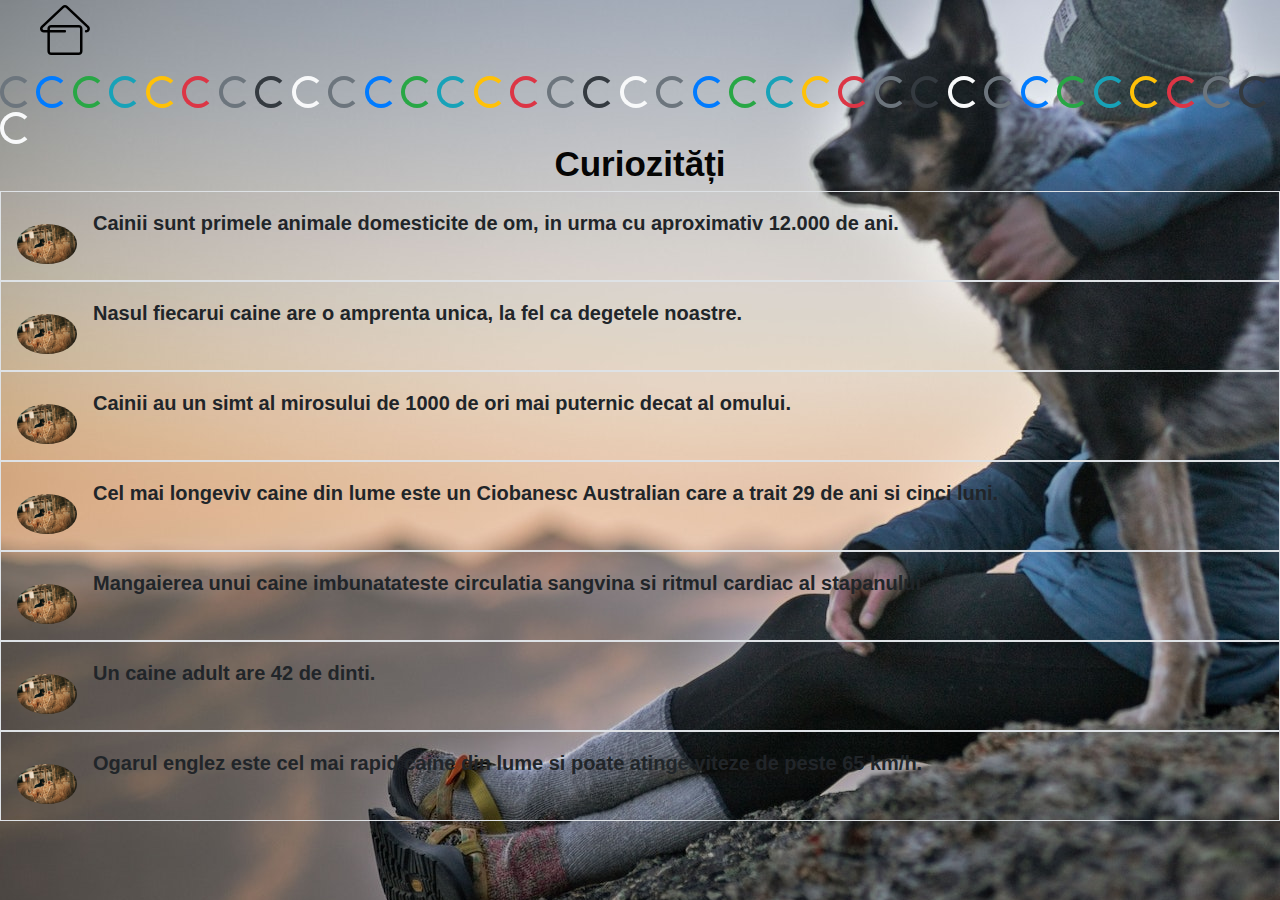
<file: curiozitati.html>
<!DOCTYPE html>
<html lang="en">
<head>
    <meta charset="UTF-8">
    <meta http-equiv="X-UA-Compatible" content="IE=edge">
    <meta name="viewport" content="width=device-width, initial-scale=1.0">
    <link rel="stylesheet" href="https://cdn.jsdelivr.net/npm/bootstrap@4.6.2/dist/css/bootstrap.min.css">
    <script src="https://cdn.jsdelivr.net/npm/jquery@3.6.1/dist/jquery.slim.min.js"></script>
    <script src="https://cdn.jsdelivr.net/npm/popper.js@1.16.1/dist/umd/popper.min.js"></script>
    <script src="https://cdn.jsdelivr.net/npm/bootstrap@4.6.2/dist/js/bootstrap.bundle.min.js"></script>
    <meta name="viewport" content="width=device-width, initial-scale=1">
    <link rel="stylesheet" href="https://cdn.jsdelivr.net/npm/bootstrap@4.6.2/dist/css/bootstrap.min.css">
    <script src="https://cdn.jsdelivr.net/npm/jquery@3.6.1/dist/jquery.slim.min.js"></script>
    <script src="https://cdn.jsdelivr.net/npm/popper.js@1.16.1/dist/umd/popper.min.js"></script>
    <script src="https://cdn.jsdelivr.net/npm/bootstrap@4.6.2/dist/js/bootstrap.bundle.min.js"></script>
    <link rel="stylesheet" href="curiozitati.css">
    <title>Document</title>
</head>
<body>
    <figure id="logo">
        <a href="index.html"  > <img src="img/logo1.svg" width="60px" height="60px" alt=""></a>
           </figure>
          
           
       
         <div class="spinner-border text-muted"></div>
         <div class="spinner-border text-primary"></div>
         <div class="spinner-border text-success"></div>
         <div class="spinner-border text-info"></div>
         <div class="spinner-border text-warning"></div>
         <div class="spinner-border text-danger"></div>
         <div class="spinner-border text-secondary"></div>
         <div class="spinner-border text-dark"></div>
         <div class="spinner-border text-light"></div>
       </div>
       <div class="spinner-border text-muted"></div>
       <div class="spinner-border text-primary"></div>
       <div class="spinner-border text-success"></div>
       <div class="spinner-border text-info"></div>
       <div class="spinner-border text-warning"></div>
       <div class="spinner-border text-danger"></div>
       <div class="spinner-border text-secondary"></div>
       <div class="spinner-border text-dark"></div>
       <div class="spinner-border text-light"></div>
     </div>
     <div class="spinner-border text-muted"></div>
     <div class="spinner-border text-primary"></div>
     <div class="spinner-border text-success"></div>
     <div class="spinner-border text-info"></div>
     <div class="spinner-border text-warning"></div>
     <div class="spinner-border text-danger"></div>
     <div class="spinner-border text-secondary"></div>
     <div class="spinner-border text-dark"></div>
     <div class="spinner-border text-light"></div>
   </div>
   <div class="spinner-border text-muted"></div>
   <div class="spinner-border text-primary"></div>
   <div class="spinner-border text-success"></div>
   <div class="spinner-border text-info"></div>
   <div class="spinner-border text-warning"></div>
   <div class="spinner-border text-danger"></div>
   <div class="spinner-border text-secondary"></div>
   <div class="spinner-border text-dark"></div>
   <div class="spinner-border text-light"></div>
 </div>
   <div class="ccc">Curiozități</div>
   <div class="media border p-3">
    <img src="img/dog3.jpg" alt="John Doe" class="mr-3 mt-3 rounded-circle" style="width:60px;">
    <div class="media-body">
      
      Cainii sunt primele animale domesticite de om, in urma cu aproximativ 12.000 de ani.     
    </div>
  </div>
</div>
<div class="media border p-3">
  <img src="img/dog3.jpg" alt="John Doe" class="mr-3 mt-3 rounded-circle" style="width:60px;">
  <div class="media-body">
    Nasul fiecarui caine are o amprenta unica, la fel ca degetele noastre. 
  </div>
</div>
</div>
<div class="media border p-3">
  <img src="img/dog3.jpg" alt="John Doe" class="mr-3 mt-3 rounded-circle" style="width:60px;">
  <div class="media-body">
    
    Cainii au un simt al mirosului de 1000 de ori mai puternic decat al omului.    
  </div>
</div>
</div>
<div class="media border p-3">
  <img src="img/dog3.jpg" alt="John Doe" class="mr-3 mt-3 rounded-circle" style="width:60px;">
  <div class="media-body">
    Cel mai longeviv caine din lume este un Ciobanesc Australian care a trait 29 de ani si cinci luni.    
  </div>
</div>
</div>
<div class="media border p-3">
  <img src="img/dog3.jpg" alt="John Doe" class="mr-3 mt-3 rounded-circle" style="width:60px;">
  <div class="media-body">
    
    Mangaierea unui caine imbunatateste circulatia sangvina si ritmul cardiac al stapanului.  
  </div>
</div>
</div>
<div class="media border p-3">
  <img src="img/dog3.jpg" alt="John Doe" class="mr-3 mt-3 rounded-circle" style="width:60px;">
  <div class="media-body">
    Un caine adult are 42 de dinti.   
  </div>
</div>
</div>
<div class="media border p-3">
  <img src="img/dog3.jpg" alt="John Doe" class="mr-3 mt-3 rounded-circle" style="width:60px;">
  <div class="media-body">
    
    Ogarul englez este cel mai rapid caine din lume si poate atinge viteze de peste 65 km/h.
  </div>
</div>
</div>

</body>
</html>
</file>
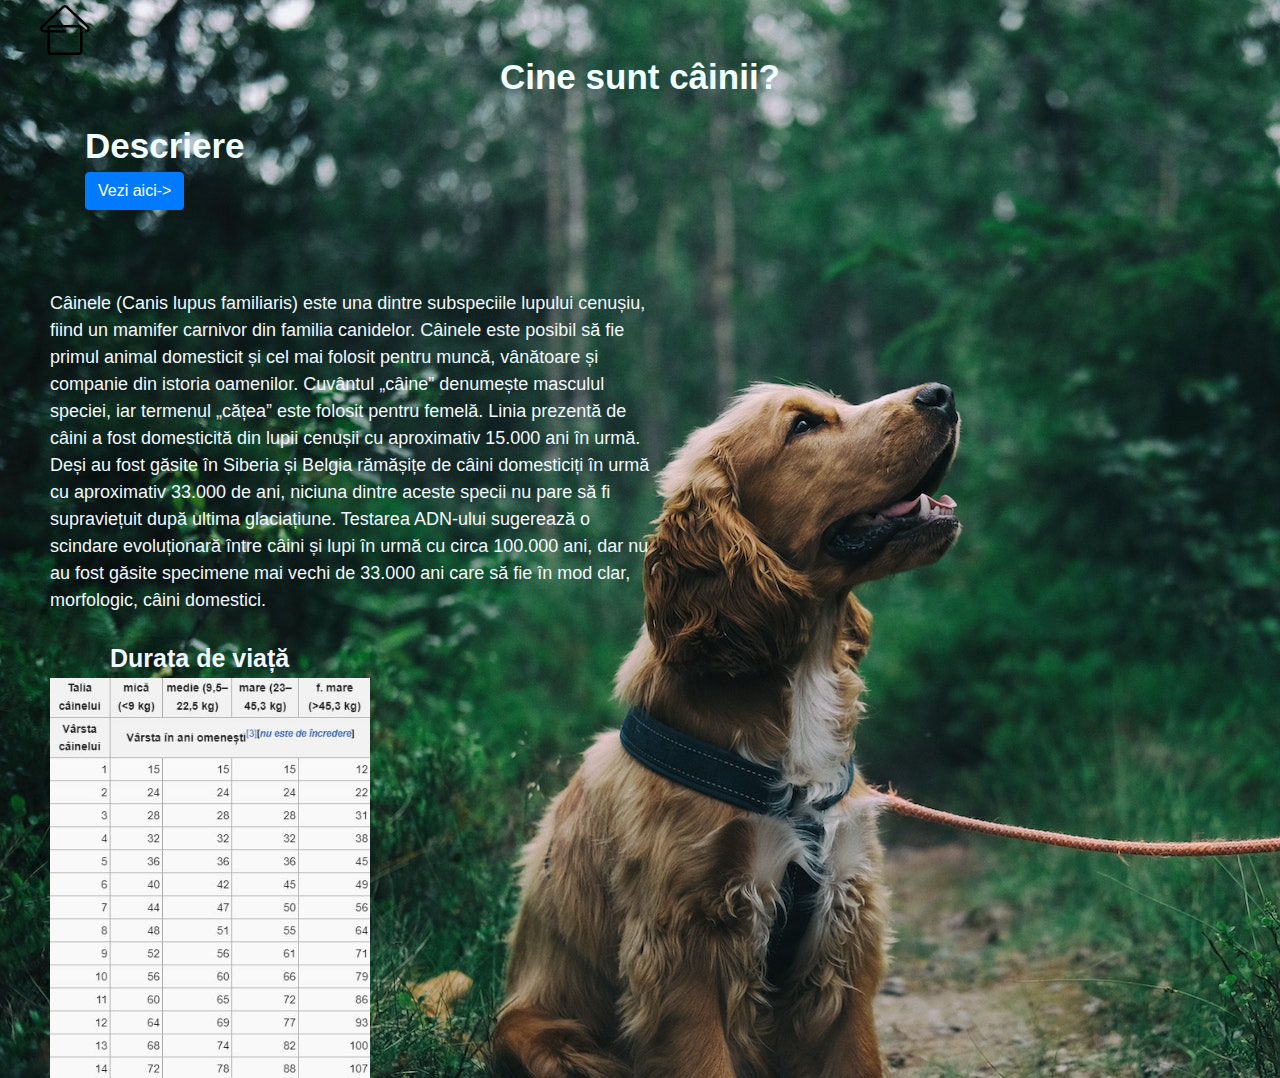
<file: despre.html>
<!DOCTYPE html>
<html lang="en">
<head>
    <meta charset="UTF-8">
    <meta http-equiv="X-UA-Compatible" content="IE=edge">
    <meta name="viewport" content="width=device-width, initial-scale=1.0">
    <link rel="stylesheet" href="https://cdn.jsdelivr.net/npm/bootstrap@4.6.2/dist/css/bootstrap.min.css">
    <script src="https://cdn.jsdelivr.net/npm/jquery@3.6.1/dist/jquery.slim.min.js"></script>
    <script src="https://cdn.jsdelivr.net/npm/popper.js@1.16.1/dist/umd/popper.min.js"></script>
    <script src="https://cdn.jsdelivr.net/npm/bootstrap@4.6.2/dist/js/bootstrap.bundle.min.js"></script>
    <link rel="stylesheet" href="despre.css">
    <title>DESPRE</title>
</head>
<body>

    <figure id="logo">
     <a href="index.html"  > <img src="img/logo1.svg" width="60px" height="60px" alt=""></a>
        </figure>
    
    <div class="titlu">Cine sunt câinii?</div>
    
    <div class="container mt-3" >
        <div class="descriere">Descriere</div>
        <!-- Button to Open the Modal -->
        <button type="button" class="btn btn-primary" data-toggle="modal" data-target="#myModal">
          Vezi aici->
        </button>
      
        <!-- The Modal -->
        <div class="modal fade" id="myModal">
          <div class="modal-dialog">
            <div class="modal-content">
            
              <!-- Modal Header -->
              <div class="modal-header">
                <h4 class="modal-title">Clasificarea câinilor</h4>
                <button type="button" class="close" data-dismiss="modal">×</button>
              </div>
              
              <!-- Modal body -->
              <div class="modal-body">
                <br>Regn:	Animalia</br>
                    <br>Încrengătură:	Chordata</br>
                    <br>Subîncrengătură:	Vertebrata</br>
                    <br>Clasă:	Mammalia</br>
                    <br>Ordin:	Carnivora</br>
                    <br>Familie:	Canidae</br>
                    <br>Gen:	Canis</br>
                   <br> Specie:	C. lupus</br>
                   <br> Subspecie:	familiaris</br>
              </div>
              
              <!-- Modal footer -->
              <div class="modal-footer">
                <button type="button" class="btn btn-danger" data-dismiss="modal">Close</button>
              </div>
              
            </div>
          </div>
        </div>
        
      </div>
      <div class="text">Câinele (Canis lupus familiaris) este una dintre subspeciile lupului cenușiu, fiind un mamifer carnivor din familia canidelor. Câinele este posibil să fie primul animal domesticit și cel mai folosit pentru muncă, vânătoare și companie din istoria oamenilor. Cuvântul „câine” denumește masculul speciei, iar termenul „cățea” este folosit pentru femelă.

        Linia prezentă de câini a fost domesticită din lupii cenușii cu aproximativ 15.000 ani în urmă. Deși au fost găsite în Siberia și Belgia rămășițe de câini domesticiți în urmă cu aproximativ 33.000 de ani, niciuna dintre aceste specii nu pare să fi supraviețuit după ultima glaciațiune. Testarea ADN-ului sugerează o scindare evoluționară între câini și lupi în urmă cu circa 100.000 ani, dar nu au fost găsite specimene mai vechi de 33.000 ani care să fie în mod clar, morfologic, câini domestici.</div>
        <div class="durata">Durata de viață</div>
        <div class="durataimg"><img src="img/durata.jpg"  width="320" height="400"alt=""></div>
    </body>
</html>
</file>
<file: curiozitati.css>
body{
    background: url(img/ff.jpg);
}
#logo{
    margin-left: 35px;
}
.ccc{
    font-size:35px;
    color: rgb(5, 5, 5);
    font-weight: bold;

    text-align: center;
    margin-top: -10px;
}
.media-body{
    font-weight: bold;
    font-size: 20px;
}
</file>
<file: despre.css>
body{
    background:url(img/pexels-johann-1254140.jpg)
}
.titlu{
    font-size: 35px;
    text-align: center;
    margin-top:-25px;
    font-weight: bold;
    color: azure;
}
#logo{
    margin-left: 35px;
}

.modal-body{
    font-weight: bold;
}
.descriere{
    color: azure;
    font-size: 35px;
    font-weight: bold;
    margin-left: -1s5px;
}
.text{
    color: aliceblue;
    width: 600px;
    height: 200px;
    margin-left: 50px;
    font-size: 18px;
    margin-top: 80px;
}
.durata{
    color: aliceblue;
    font-size: 25px;
    font-weight: bold;
    margin-left: 110px;
    margin-top: 150px;
}
.durataimg{
    margin-left:50px ;
 
}
</file>
